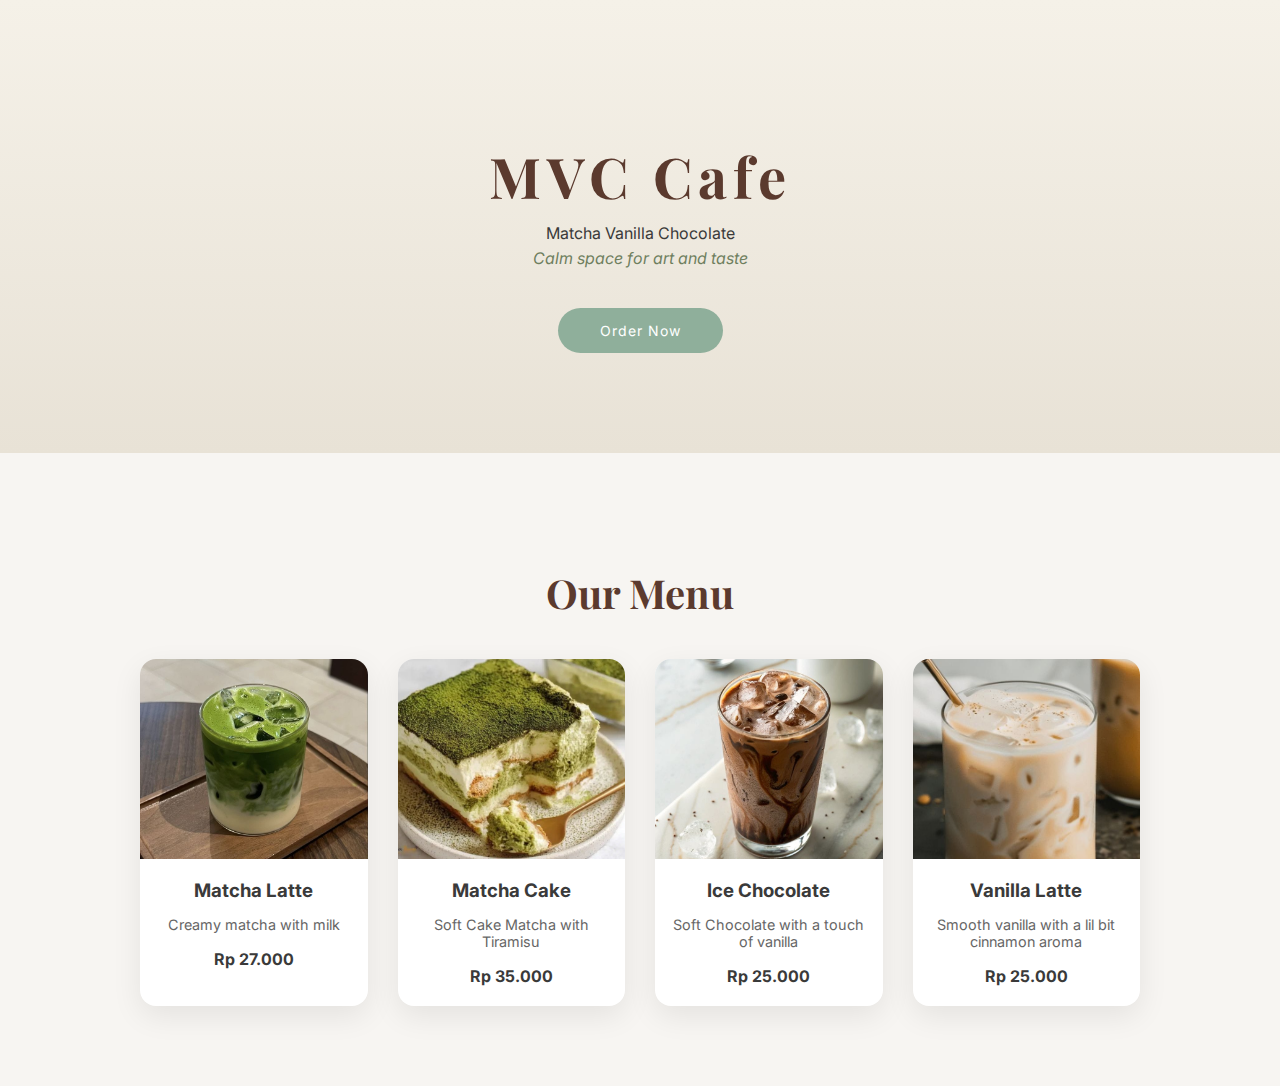
<file: index.html>
<!DOCTYPE html>
<html lang="en">
  <head>
    <meta charset="UTF-8" />
    <title>MVC Café</title>
    <link rel="stylesheet" href="style.css" />
  </head>
  <body>
    <section class="hero">
      <div class="hero-content">
        <h1>MVC Cafe</h1>
        <p class="subtitle">Matcha Vanilla Chocolate</p>
        <p class="tagline">Calm space for art and taste</p>
        <a href="login.html" class="btn">Order Now</a>
      </div>
    </section>

    <!-- Art Section -->
    <section class="art-section"></section>

    <section id="menu" class="menu">
      <h2>Our Menu</h2>

      <div class="menu-grid">
        <div class="menu-card">
          <img src="images/Matcha_Latte.jpeg" alt="Matcha Latte" />
          <h3>Matcha Latte</h3>
          <p>Creamy matcha with milk</p>
          <span class="price">Rp 27.000</span>
        </div>

        <div class="menu-card">
          <img src="images/Matcha_Cake.jpeg" alt="Matcha Cake" />
          <h3>Matcha Cake</h3>
          <p>Soft Cake Matcha with Tiramisu</p>
          <span class="price">Rp 35.000</span>
        </div>

        <div class="menu-card">
          <img src="images/Chocolatoo_ice.jpeg" alt="Ice Chocolate" />
          <h3>Ice Chocolate</h3>
          <p>Soft Chocolate with a touch of vanilla</p>
          <span class="price">Rp 25.000</span>
        </div>

        <div class="menu-card">
          <img src="images/Vanilla_Milk.jpeg" alt="Vanilla Latte" />
          <h3>Vanilla Latte</h3>
          <p>Smooth vanilla with a lil bit cinnamon aroma</p>
          <span class="price">Rp 25.000</span>
        </div>
      </div>
    </section>
  </body>
</html>
</file>
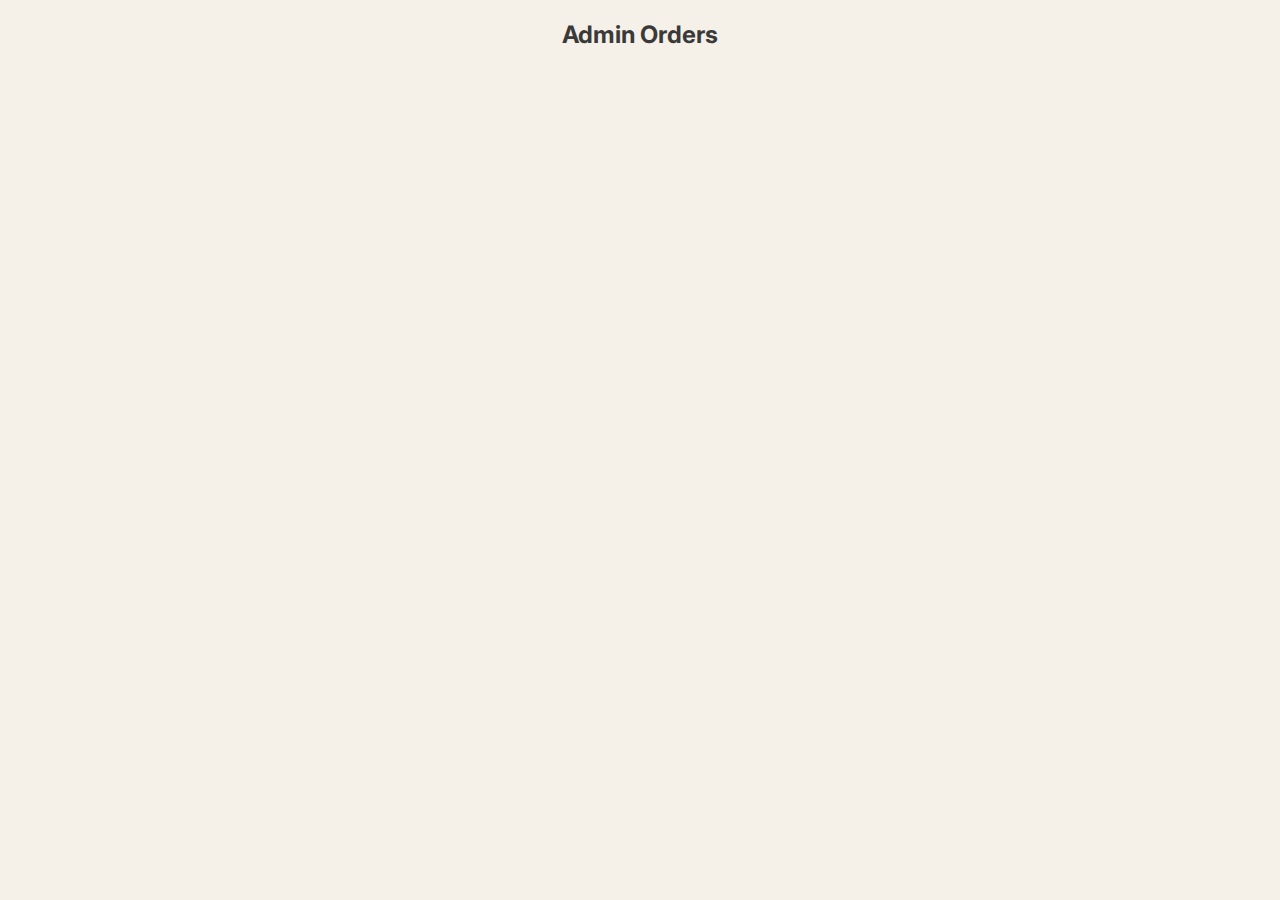
<file: admin.html>
<!DOCTYPE html>
<html>
  <head>
    <title>Admin - MVC Café</title>
    <link rel="stylesheet" href="style.css" />
  </head>
  <body>
    <h2 style="text-align: center">Admin Orders</h2>
    <ul id="adminList"></ul>

    <script src="script.js"></script>
  </body>
</html>
</file>
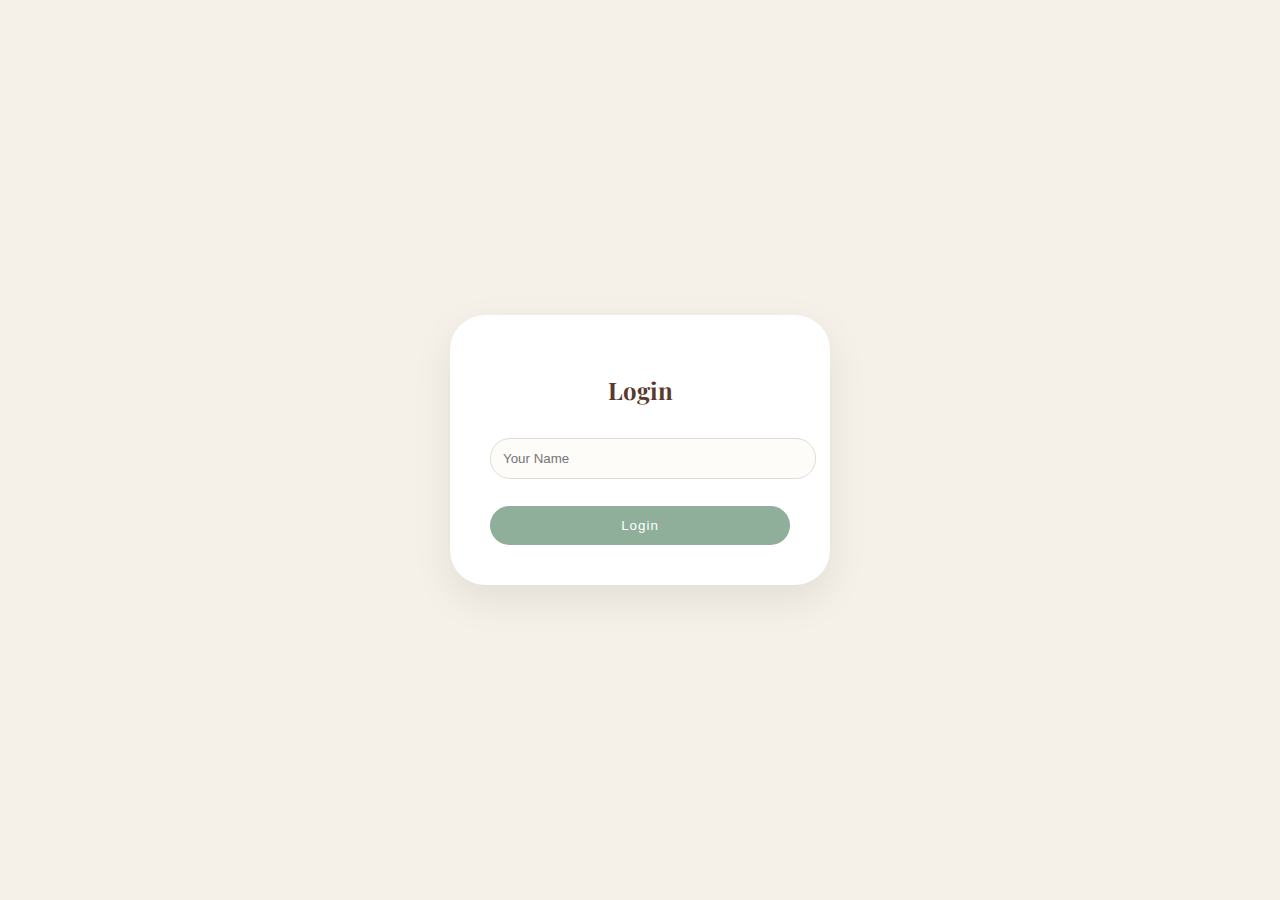
<file: login.html>
<!DOCTYPE html>
<html>
  <head>
    <title>Login - MVC Café</title>
    <link rel="stylesheet" href="style.css" />
  </head>
  <body class="center">
    <form class="box" onsubmit="login(event)">
      <h2>Login</h2>
      <input type="text" id="username" placeholder="Your Name" required />
      <button type="submit">Login</button>
    </form>

    <script src="script.js"></script>
  </body>
</html>
</file>
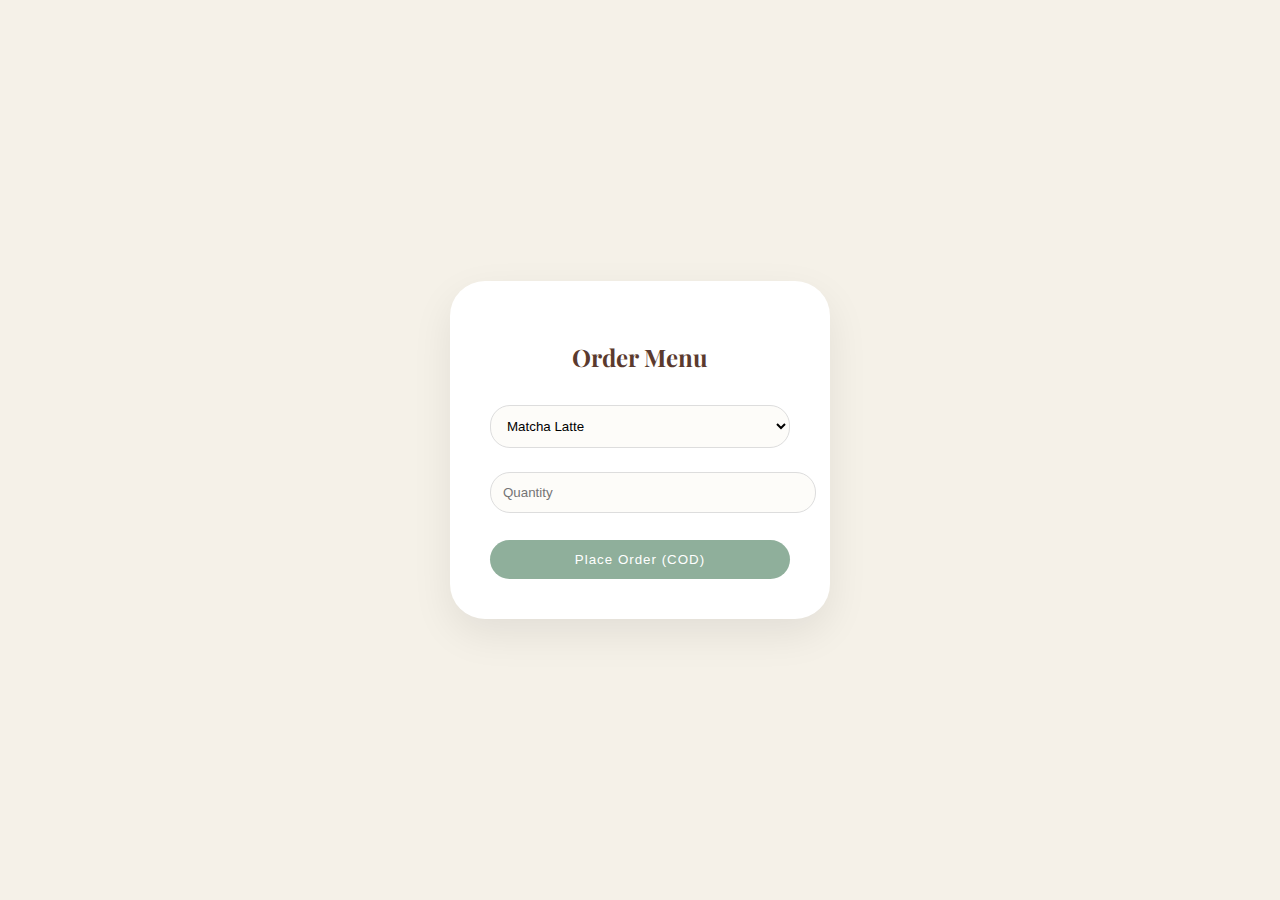
<file: order.html>
<!DOCTYPE html>
<html>
  <head>
    <title>Order - MVC Café</title>
    <link rel="stylesheet" href="style.css" />
  </head>
  <body class="center">
    <form class="box" onsubmit="submitOrder(event)">
      <h2>Order Menu</h2>

      <select id="menu">
        <option>Matcha Latte</option>
        <option>Vanilla Milk</option>
        <option>Chocolate Drink</option>
        <option>Matcha Cake</option>
      </select>

      <input type="number" id="qty" placeholder="Quantity" required />
      <button type="submit">Place Order (COD)</button>
    </form>

    <script src="script.js"></script>
  </body>
</html>
</file>
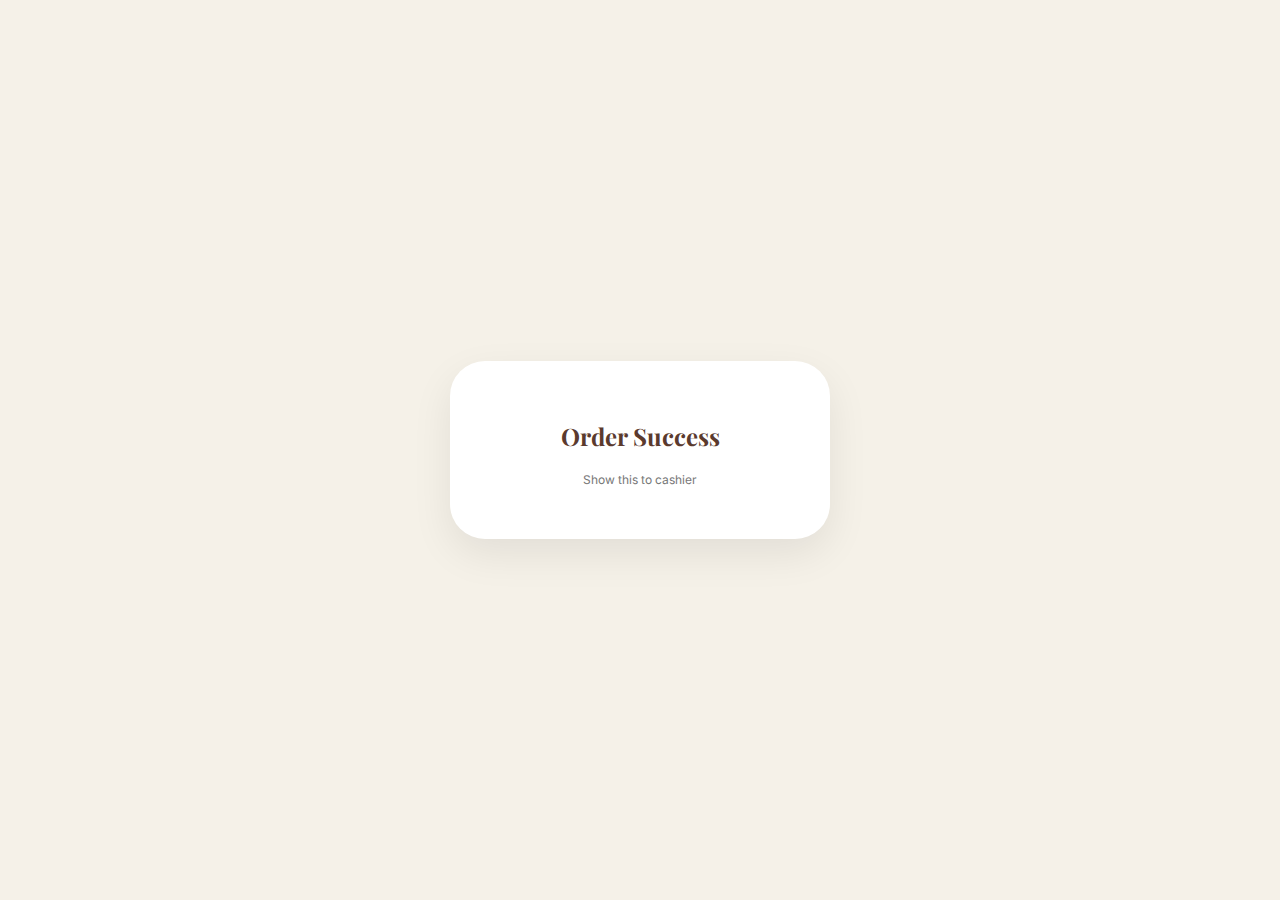
<file: receipt.html>
<!DOCTYPE html>
<html>
  <head>
    <title>Receipt - MVC Café</title>
    <link rel="stylesheet" href="style.css" />
  </head>
  <body class="center">
    <div class="box">
      <h2>Order Success</h2>
      <p id="receipt"></p>
      <p class="note">Show this to cashier</p>
    </div>

    <script src="script.js"></script>
  </body>
</html>
</file>
<file: style.css>
@import url("https://fonts.googleapis.com/css2?family=Playfair+Display:wght@400;600&family=Inter:wght@300;400&display=swap");

body {
  margin: 0;
  font-family: "Inter", sans-serif;
  background: #f5f1e8;
  color: #3a3a3a;
}

/* HERO */
.hero {
  text-align: center;
  padding: 100px 20px;
  background: linear-gradient(180deg, #f5f1e8 0%, #e8e2d6 100%);
}

.hero h1 {
  font-family: "Playfair Display", serif;
  font-size: 56px;
  letter-spacing: 6px;
  margin-bottom: 10px;
  color: #5b3a2e;
}

.hero p {
  margin: 5px 0;
}

.tagline {
  font-style: italic;
  color: #6f7f5e;
  margin-top: 10px;
}

/* BUTTON */
.btn {
  display: inline-block;
  margin-top: 35px;
  padding: 14px 42px;
  background: #8faf9b;
  color: #ffffff;
  text-decoration: none;
  border-radius: 40px;
  font-size: 14px;
  letter-spacing: 1px;
  transition: all 0.3s ease;
}

.btn:hover {
  background: #6f7f5e;
}

/* MENU */
.menu {
  padding: 60px 30px;
  text-align: center;
}

.menu h2 {
  font-family: "Playfair Display", serif;
  font-size: 32px;
  margin-bottom: 40px;
  color: #5b3a2e;
}

.menu-grid {
  display: grid;
  grid-template-columns: repeat(auto-fit, minmax(200px, 1fr));
  gap: 30px;
  max-width: 1000px;
  margin: 0 auto;
}

.card {
  background: #ffffff;
  padding: 30px 20px;
  border-radius: 30px;
  box-shadow: 0 10px 30px rgba(0, 0, 0, 0.05);
  transition: transform 0.3s ease;
}

.card:hover {
  transform: translateY(-6px);
}

.card h3 {
  font-family: "Playfair Display", serif;
  margin-bottom: 10px;
}

.card p {
  color: #6f7f5e;
}

/* CENTER FORM */
.center {
  display: flex;
  height: 100vh;
  justify-content: center;
  align-items: center;
}

/* BOX */
.box {
  background: #ffffff;
  padding: 40px;
  border-radius: 35px;
  text-align: center;
  width: 300px;
  box-shadow: 0 15px 40px rgba(0, 0, 0, 0.08);
}

.box h2 {
  font-family: "Playfair Display", serif;
  margin-bottom: 20px;
  color: #5b3a2e;
}

/* INPUT */
input,
select {
  width: 100%;
  margin: 12px 0;
  padding: 12px;
  border-radius: 20px;
  border: 1px solid #ddd;
  background: #fdfcf9;
}

/* BUTTON FORM */
button {
  margin-top: 15px;
  width: 100%;
  padding: 12px;
  background: #8faf9b;
  color: #ffffff;
  border: none;
  border-radius: 25px;
  letter-spacing: 1px;
  cursor: pointer;
}

button:hover {
  background: #6f7f5e;
}

/* NOTE */
.note {
  font-size: 12px;
  color: #777;
  margin-top: 15px;
}

/* ADMIN */
ul {
  list-style: none;
  padding: 30px;
  max-width: 600px;
  margin: auto;
}

li {
  background: #ffffff;
  margin: 15px 0;
  padding: 20px;
  border-radius: 25px;
  box-shadow: 0 8px 20px rgba(0, 0, 0, 0.05);
}
.menu {
  padding: 80px 40px;
  background: #f7f5f2;
  text-align: center;
}

.menu h2 {
  font-size: 2.5rem;
  margin-bottom: 40px;
}

.menu-grid {
  display: grid;
  grid-template-columns: repeat(auto-fit, minmax(220px, 1fr));
  gap: 30px;
}

.menu-card {
  background: white;
  border-radius: 16px;
  overflow: hidden;
  box-shadow: 0 10px 30px rgba(0, 0, 0, 0.08);
  transition: transform 0.3s ease;
}

.menu-card:hover {
  transform: translateY(-6px);
}

.menu-card img {
  width: 100%;
  height: 200px;
  object-fit: cover;
}

.menu-card h3 {
  margin: 16px 0 8px;
}

.menu-card p {
  font-size: 0.9rem;
  color: #666;
  padding: 0 16px;
}

.price {
  display: block;
  margin: 16px 0 20px;
  font-weight: bold;
}
</file>
